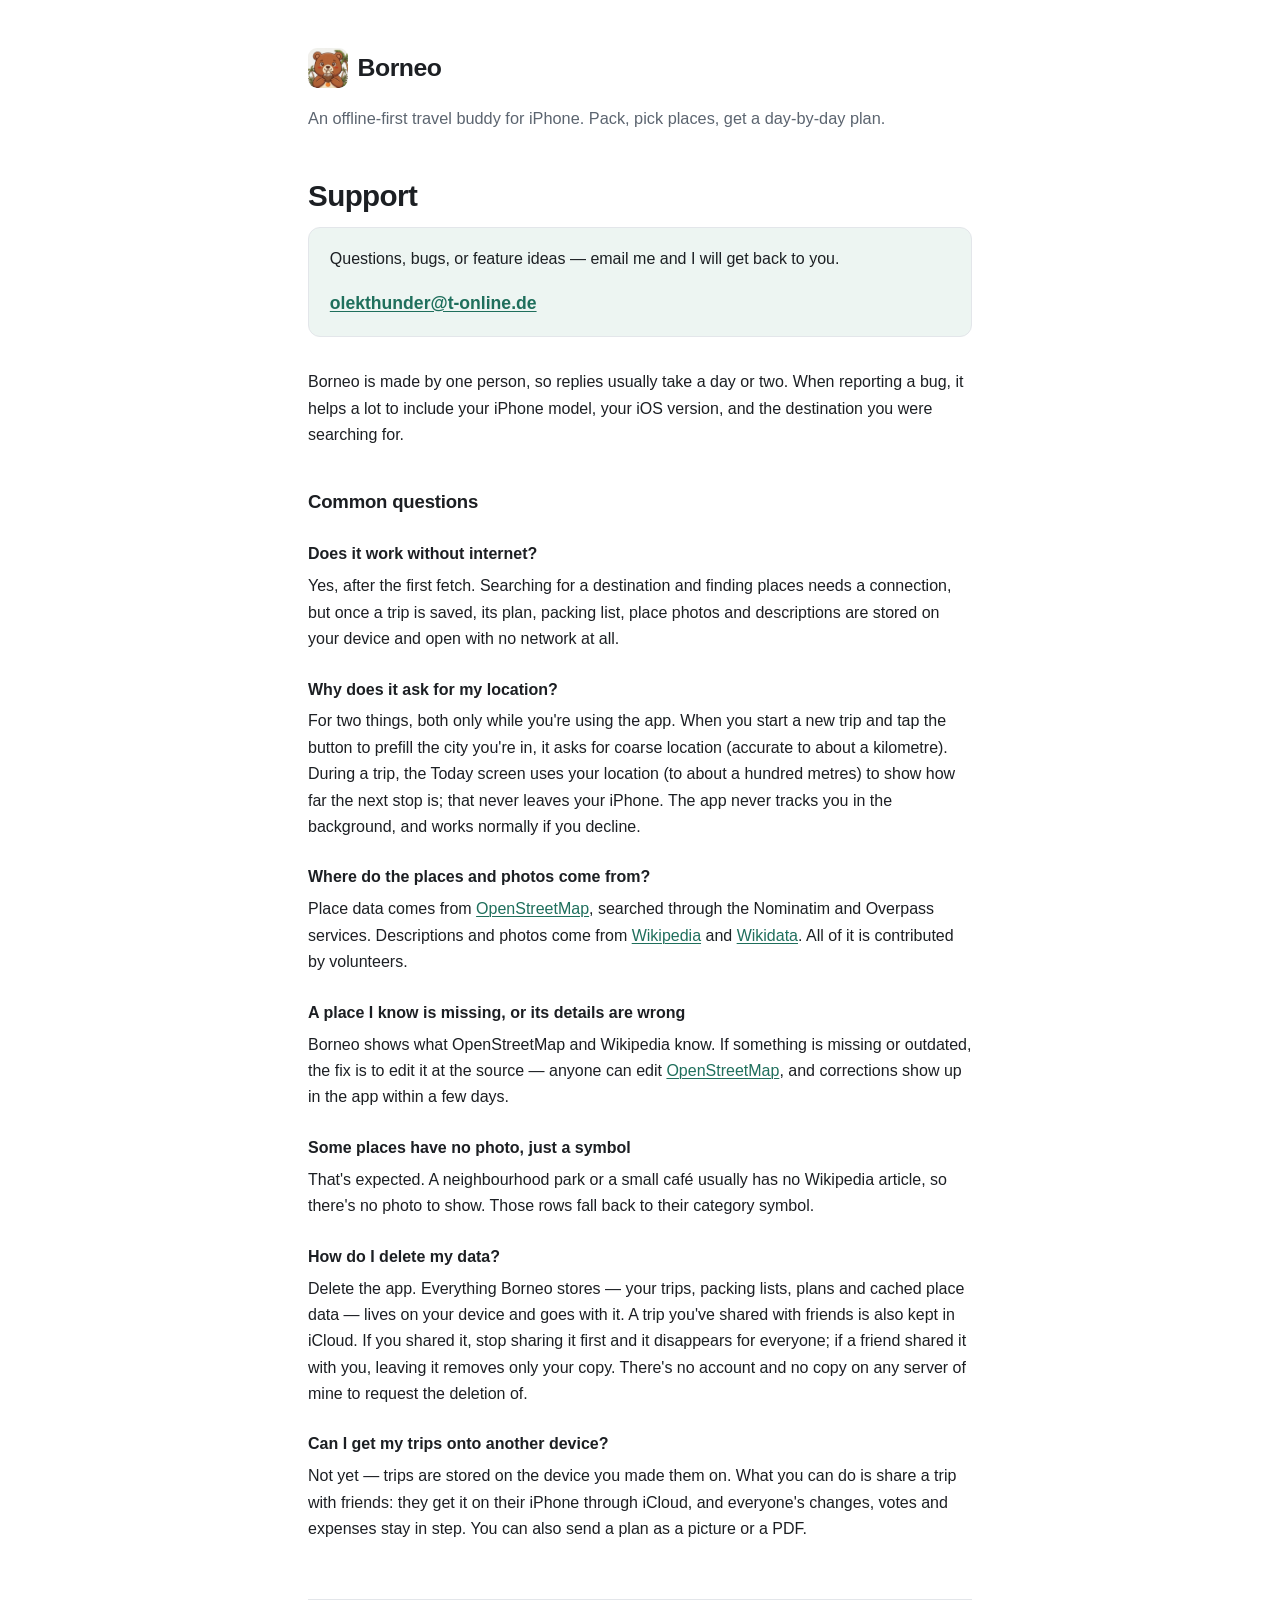
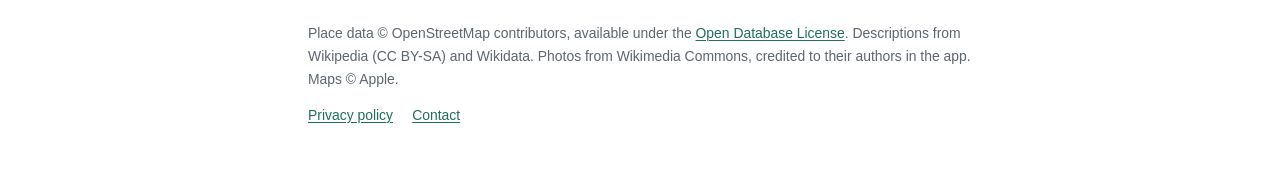
<file: index.html>
<!doctype html>
<html lang="en">
<head>
<meta charset="utf-8">
<meta name="viewport" content="width=device-width, initial-scale=1">
<title>Borneo: Travel buddy — Support</title>
<meta name="description" content="Support and help for Borneo, an offline-first travel planner for iPhone.">
<link rel="icon" type="image/png" href="favicon.png">
<link rel="apple-touch-icon" href="apple-touch-icon.png">
<link rel="stylesheet" href="style.css">
</head>
<body>
<div class="wrap">

<header>
  <a class="mark" href="./"><img class="mark-icon" src="apple-touch-icon.png" alt="" width="40" height="40"> Borneo</a>
  <p class="tagline">An offline-first travel buddy for iPhone. Pack, pick places, get a day-by-day plan.</p>
</header>

<h1>Support</h1>

<div class="callout">
  <p>Questions, bugs, or feature ideas — email me and I will get back to you.</p>
  <p class="contact"><a href="mailto:olekthunder@t-online.de">olekthunder@t-online.de</a></p>
</div>

<p>Borneo is made by one person, so replies usually take a day or two. When reporting a
bug, it helps a lot to include your iPhone model, your iOS version, and the destination
you were searching for.</p>

<h2>Common questions</h2>

<h3>Does it work without internet?</h3>
<p>Yes, after the first fetch. Searching for a destination and finding places needs a
connection, but once a trip is saved, its plan, packing list, place photos and
descriptions are stored on your device and open with no network at all.</p>

<h3>Why does it ask for my location?</h3>
<p>For two things, both only while you're using the app. When you start a new trip and
tap the button to prefill the city you're in, it asks for coarse location (accurate to
about a kilometre). During a trip, the Today screen uses your location (to about a
hundred metres) to show how far the next stop is; that never leaves your iPhone. The app
never tracks you in the background, and works normally if you decline.</p>

<h3>Where do the places and photos come from?</h3>
<p>Place data comes from <a href="https://www.openstreetmap.org/">OpenStreetMap</a>,
searched through the Nominatim and Overpass services. Descriptions and photos come from
<a href="https://www.wikipedia.org/">Wikipedia</a> and
<a href="https://www.wikidata.org/">Wikidata</a>. All of it is contributed by volunteers.</p>

<h3>A place I know is missing, or its details are wrong</h3>
<p>Borneo shows what OpenStreetMap and Wikipedia know. If something is missing or
outdated, the fix is to edit it at the source — anyone can edit
<a href="https://www.openstreetmap.org/">OpenStreetMap</a>, and corrections show up in
the app within a few days.</p>

<h3>Some places have no photo, just a symbol</h3>
<p>That's expected. A neighbourhood park or a small café usually has no Wikipedia
article, so there's no photo to show. Those rows fall back to their category symbol.</p>

<h3>How do I delete my data?</h3>
<p>Delete the app. Everything Borneo stores — your trips, packing lists, plans and
cached place data — lives on your device and goes with it. A trip you've shared with
friends is also kept in iCloud. If you shared it, stop sharing it first and it
disappears for everyone; if a friend shared it with you, leaving it removes only your
copy. There's no account and no copy on
any server of mine to request the deletion of.</p>

<h3>Can I get my trips onto another device?</h3>
<p>Not yet — trips are stored on the device you made them on. What you can do is share
a trip with friends: they get it on their iPhone through iCloud, and everyone's changes,
votes and expenses stay in step. You can also send a plan as a picture or a PDF.</p>

<footer>
  <p>Place data © OpenStreetMap contributors, available under the
  <a href="https://opendatacommons.org/licenses/odbl/">Open Database License</a>.
  Descriptions from Wikipedia (CC BY-SA) and Wikidata. Photos from Wikimedia Commons,
  credited to their authors in the app. Maps © Apple.</p>
  <nav class="links">
    <a href="./privacy.html">Privacy policy</a>
    <a href="mailto:olekthunder@t-online.de">Contact</a>
  </nav>
</footer>

</div>
</body>
</html>
</file>
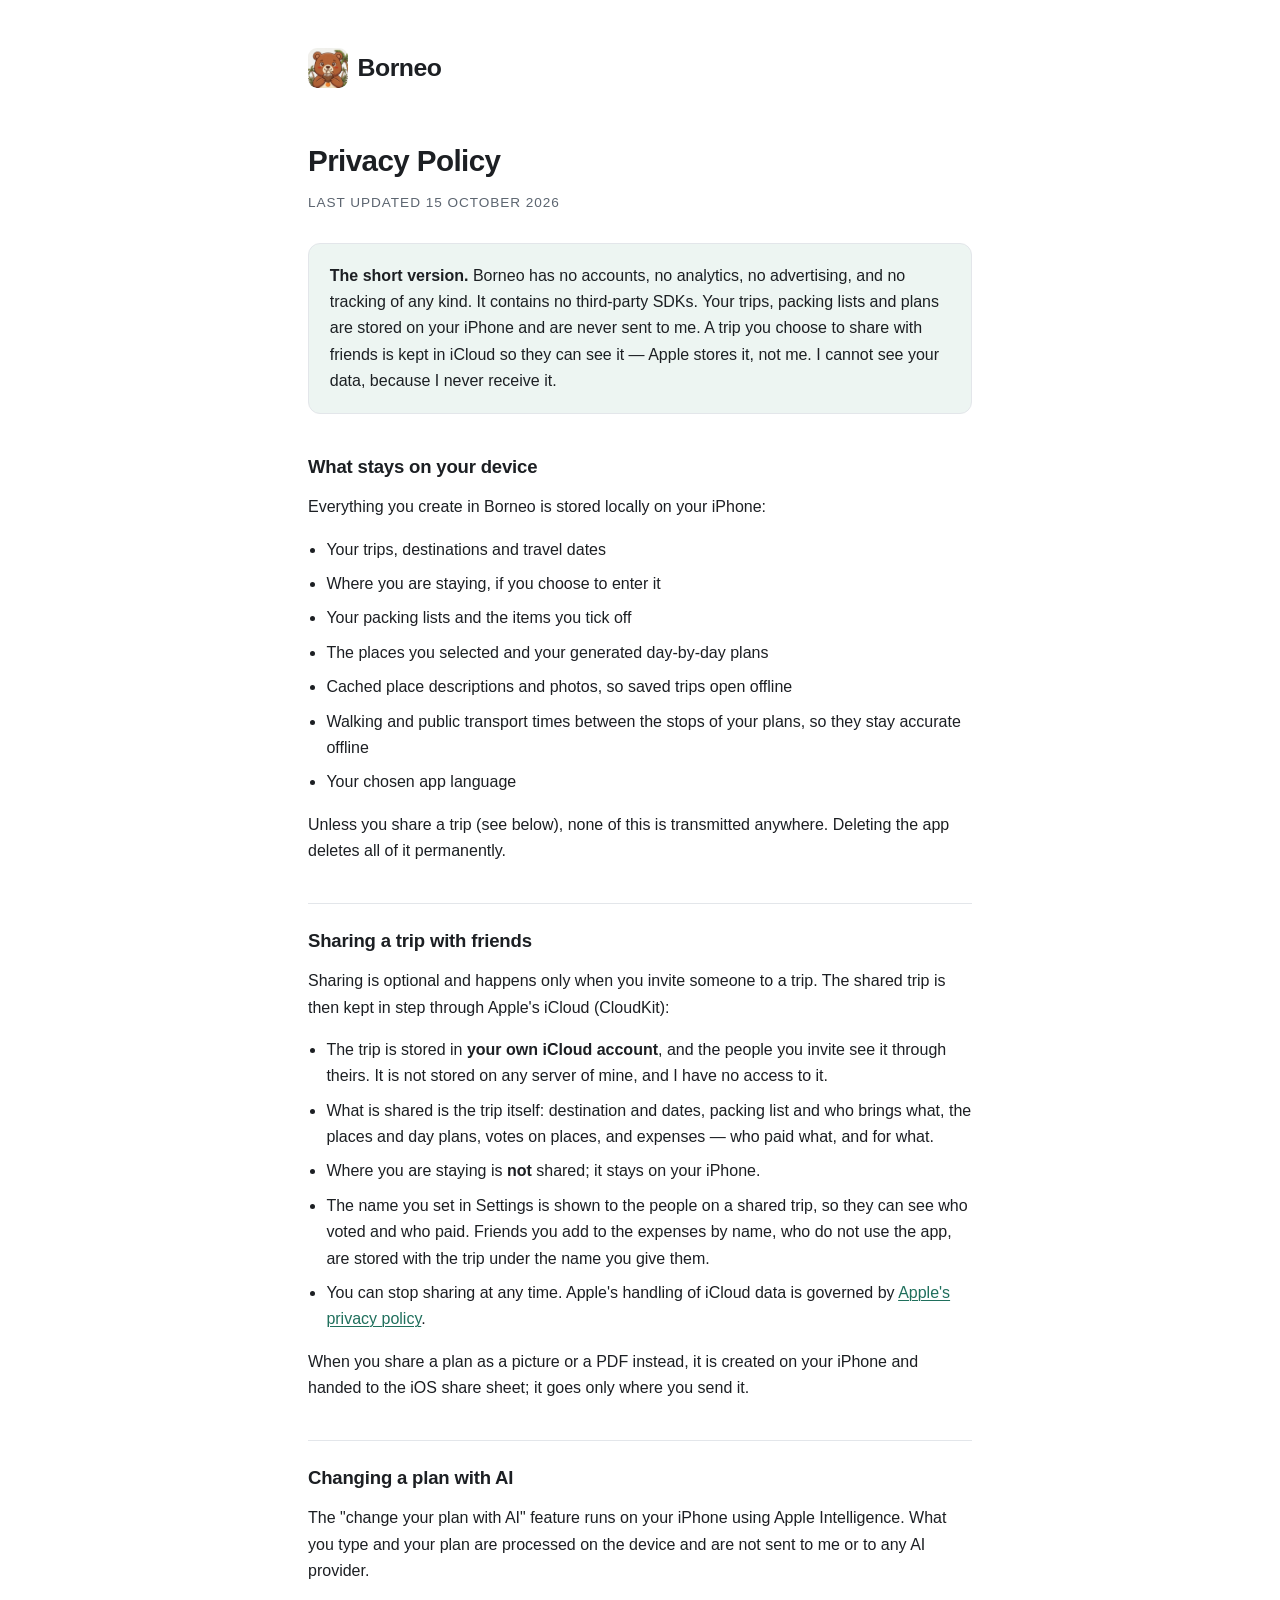
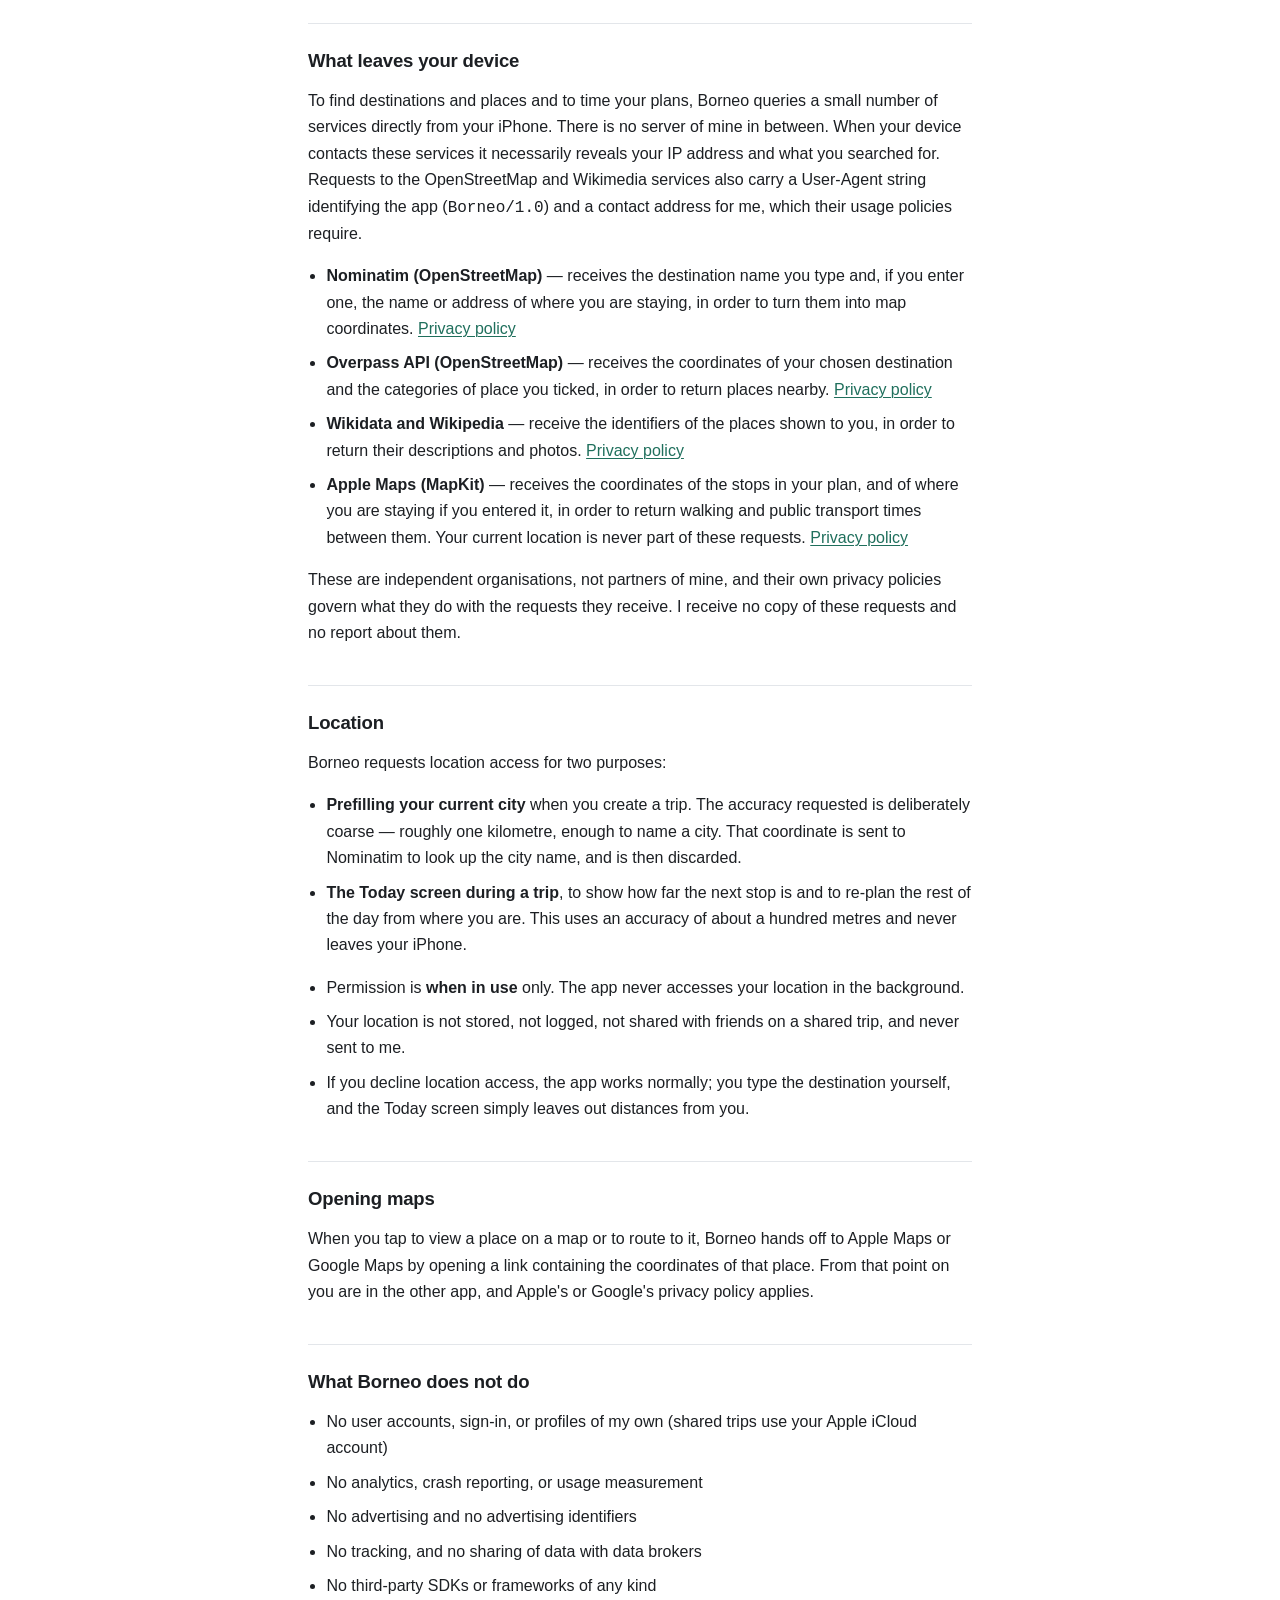
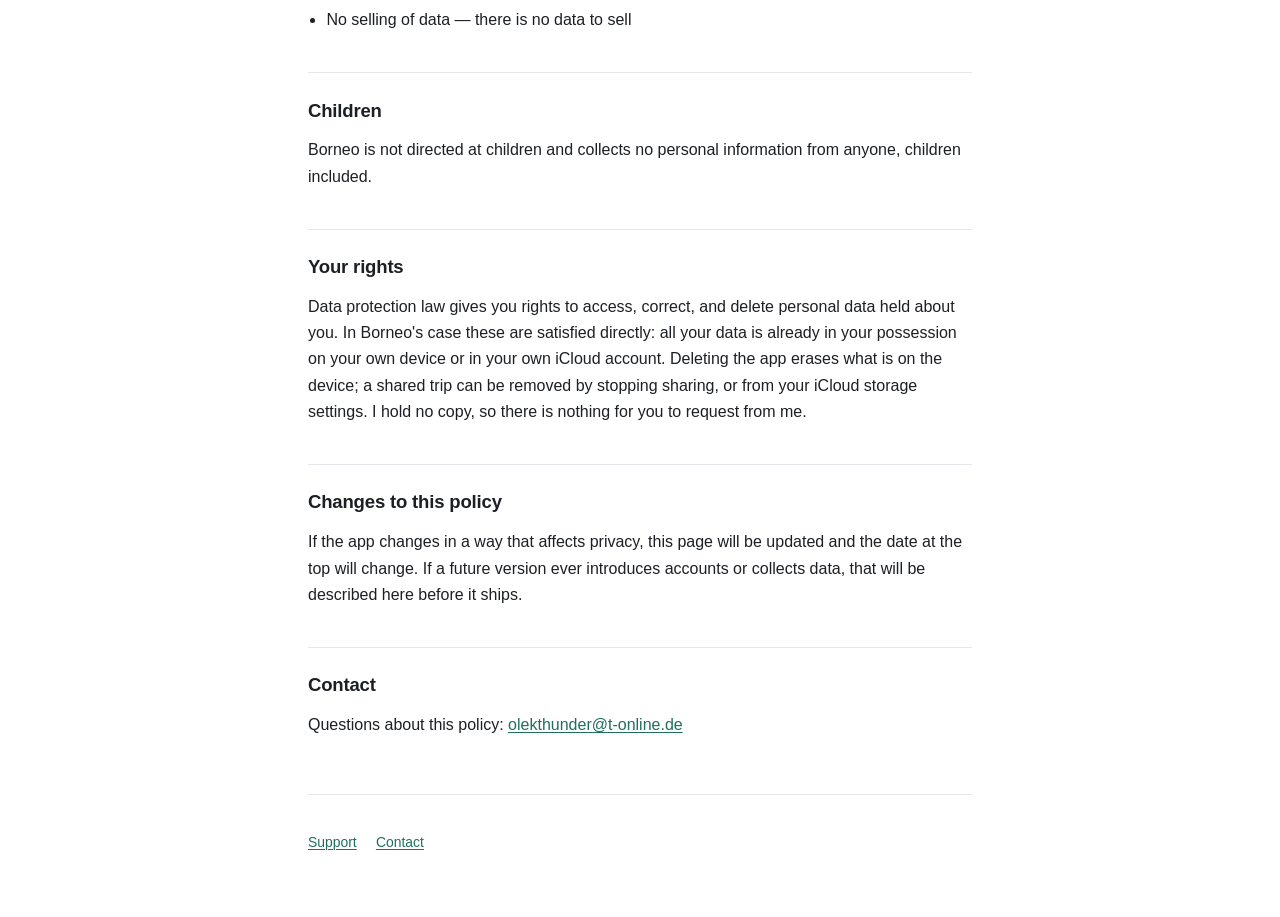
<file: privacy.html>
<!doctype html>
<html lang="en">
<head>
<meta charset="utf-8">
<meta name="viewport" content="width=device-width, initial-scale=1">
<title>Borneo: Travel buddy — Privacy Policy</title>
<meta name="description" content="Privacy policy for Borneo, an offline-first travel planner for iPhone.">
<link rel="icon" type="image/png" href="favicon.png">
<link rel="apple-touch-icon" href="apple-touch-icon.png">
<link rel="stylesheet" href="style.css">
</head>
<body>
<div class="wrap">

<header>
  <a class="mark" href="./"><img class="mark-icon" src="apple-touch-icon.png" alt="" width="40" height="40"> Borneo</a>
</header>

<h1>Privacy Policy</h1>
<p class="eyebrow">Last updated 15 October 2026</p>

<div class="callout">
  <p><strong>The short version.</strong> Borneo has no accounts, no analytics, no
  advertising, and no tracking of any kind. It contains no third-party SDKs. Your trips,
  packing lists and plans are stored on your iPhone and are never sent to me. A trip you
  choose to share with friends is kept in iCloud so they can see it — Apple stores it, not
  me. I cannot see your data, because I never receive it.</p>
</div>

<h2>What stays on your device</h2>
<p>Everything you create in Borneo is stored locally on your iPhone:</p>
<ul>
  <li>Your trips, destinations and travel dates</li>
  <li>Where you are staying, if you choose to enter it</li>
  <li>Your packing lists and the items you tick off</li>
  <li>The places you selected and your generated day-by-day plans</li>
  <li>Cached place descriptions and photos, so saved trips open offline</li>
  <li>Walking and public transport times between the stops of your plans, so they stay
  accurate offline</li>
  <li>Your chosen app language</li>
</ul>
<p>Unless you share a trip (see below), none of this is transmitted anywhere. Deleting the
app deletes all of it permanently.</p>

<h2>Sharing a trip with friends</h2>
<p>Sharing is optional and happens only when you invite someone to a trip. The shared
trip is then kept in step through Apple's iCloud (CloudKit):</p>
<ul>
  <li>The trip is stored in <strong>your own iCloud account</strong>, and the people you
  invite see it through theirs. It is not stored on any server of mine, and I have no
  access to it.</li>
  <li>What is shared is the trip itself: destination and dates, packing list and who
  brings what, the places and day plans, votes on places, and expenses — who paid what,
  and for what.</li>
  <li>Where you are staying is <strong>not</strong> shared; it stays on your iPhone.</li>
  <li>The name you set in Settings is shown to the people on a shared trip, so they can
  see who voted and who paid. Friends you add to the expenses by name, who do not use the
  app, are stored with the trip under the name you give them.</li>
  <li>You can stop sharing at any time. Apple's handling of iCloud data is governed by
  <a href="https://www.apple.com/legal/privacy/">Apple's privacy policy</a>.</li>
</ul>
<p>When you share a plan as a picture or a PDF instead, it is created on your iPhone and
handed to the iOS share sheet; it goes only where you send it.</p>

<h2>Changing a plan with AI</h2>
<p>The "change your plan with AI" feature runs on your iPhone using Apple Intelligence.
What you type and your plan are processed on the device and are not sent to me or to any
AI provider.</p>

<h2>What leaves your device</h2>
<p>To find destinations and places and to time your plans, Borneo queries a small number
of services directly from your iPhone. There is no server of mine in between. When your
device contacts these services it necessarily reveals your IP address and what you
searched for. Requests to the OpenStreetMap and Wikimedia services also carry a
User-Agent string identifying the app (<code>Borneo/1.0</code>) and a contact address for
me, which their usage policies require.</p>

<ul>
  <li><strong>Nominatim (OpenStreetMap)</strong> — receives the destination name you type
  and, if you enter one, the name or address of where you are staying, in order to turn
  them into map coordinates.
  <a href="https://osmfoundation.org/wiki/Privacy_Policy">Privacy policy</a></li>
  <li><strong>Overpass API (OpenStreetMap)</strong> — receives the coordinates of your
  chosen destination and the categories of place you ticked, in order to return places
  nearby. <a href="https://osmfoundation.org/wiki/Privacy_Policy">Privacy policy</a></li>
  <li><strong>Wikidata and Wikipedia</strong> — receive the identifiers of the places
  shown to you, in order to return their descriptions and photos.
  <a href="https://foundation.wikimedia.org/wiki/Policy:Privacy_policy">Privacy policy</a></li>
  <li><strong>Apple Maps (MapKit)</strong> — receives the coordinates of the stops in your
  plan, and of where you are staying if you entered it, in order to return walking and
  public transport times between them. Your current location is never part of these
  requests. <a href="https://www.apple.com/legal/privacy/">Privacy policy</a></li>
</ul>

<p>These are independent organisations, not partners of mine, and their own privacy
policies govern what they do with the requests they receive. I receive no copy of these
requests and no report about them.</p>

<h2>Location</h2>
<p>Borneo requests location access for two purposes:</p>
<ul>
  <li><strong>Prefilling your current city</strong> when you create a trip. The accuracy
  requested is deliberately coarse — roughly one kilometre, enough to name a city. That
  coordinate is sent to Nominatim to look up the city name, and is then discarded.</li>
  <li><strong>The Today screen during a trip</strong>, to show how far the next stop is
  and to re-plan the rest of the day from where you are. This uses an accuracy of about
  a hundred metres and never leaves your iPhone.</li>
</ul>
<ul>
  <li>Permission is <strong>when in use</strong> only. The app never accesses your
  location in the background.</li>
  <li>Your location is not stored, not logged, not shared with friends on a shared trip,
  and never sent to me.</li>
  <li>If you decline location access, the app works normally; you type the destination
  yourself, and the Today screen simply leaves out distances from you.</li>
</ul>

<h2>Opening maps</h2>
<p>When you tap to view a place on a map or to route to it, Borneo hands off to Apple
Maps or Google Maps by opening a link containing the coordinates of that place. From that
point on you are in the other app, and Apple's or Google's privacy policy applies.</p>

<h2>What Borneo does not do</h2>
<ul>
  <li>No user accounts, sign-in, or profiles of my own (shared trips use your Apple
  iCloud account)</li>
  <li>No analytics, crash reporting, or usage measurement</li>
  <li>No advertising and no advertising identifiers</li>
  <li>No tracking, and no sharing of data with data brokers</li>
  <li>No third-party SDKs or frameworks of any kind</li>
  <li>No selling of data — there is no data to sell</li>
</ul>

<h2>Children</h2>
<p>Borneo is not directed at children and collects no personal information from anyone,
children included.</p>

<h2>Your rights</h2>
<p>Data protection law gives you rights to access, correct, and delete personal data held
about you. In Borneo's case these are satisfied directly: all your data is already in your
possession on your own device or in your own iCloud account. Deleting the app erases what
is on the device; a shared trip can be removed by stopping sharing, or from your iCloud
storage settings. I hold no copy, so there is nothing for you to request from me.</p>

<h2>Changes to this policy</h2>
<p>If the app changes in a way that affects privacy, this page will be updated and the
date at the top will change. If a future version ever introduces accounts or collects
data, that will be described here before it ships.</p>

<h2>Contact</h2>
<p>Questions about this policy: <a href="mailto:olekthunder@t-online.de">olekthunder@t-online.de</a></p>

<footer>
  <nav class="links">
    <a href="./">Support</a>
    <a href="mailto:olekthunder@t-online.de">Contact</a>
  </nav>
</footer>

</div>
</body>
</html>
</file>
<file: style.css>
:root {
  --bg: #ffffff;
  --surface: #f6f7f9;
  --border: #e3e6ea;
  --text: #1c1f23;
  --muted: #5c6570;
  --accent: #1f6f5c;
  --accent-soft: #edf5f2;
}

@media (prefers-color-scheme: dark) {
  :root {
    --bg: #15181c;
    --surface: #1d2126;
    --border: #2d333a;
    --text: #e8eaed;
    --muted: #9aa4af;
    --accent: #5fbfa4;
    --accent-soft: #1b2a27;
  }
}

* { box-sizing: border-box; }

body {
  margin: 0;
  background: var(--bg);
  color: var(--text);
  font: 16px/1.65 -apple-system, BlinkMacSystemFont, "Segoe UI", Roboto, Helvetica, Arial, sans-serif;
  -webkit-text-size-adjust: 100%;
}

.wrap {
  max-width: 44rem;
  margin: 0 auto;
  padding: 3rem 1.25rem 4rem;
}

header { margin-bottom: 2.5rem; }

.mark {
  display: inline-flex;
  align-items: center;
  gap: .6rem;
  font-size: 1.55rem;
  font-weight: 700;
  letter-spacing: -.02em;
  text-decoration: none;
  color: var(--text);
}

.mark-icon { width: 40px; height: 40px; border-radius: 9px; }

.tagline {
  margin: .5rem 0 0;
  color: var(--muted);
  font-size: 1.02rem;
}

h1 {
  font-size: 1.85rem;
  letter-spacing: -.02em;
  margin: 0 0 .4rem;
}

h2 {
  font-size: 1.16rem;
  letter-spacing: -.01em;
  margin: 2.4rem 0 .7rem;
  padding-top: 1.4rem;
  border-top: 1px solid var(--border);
}

h2:first-of-type { border-top: 0; padding-top: 0; }

h3 {
  font-size: 1rem;
  margin: 1.5rem 0 .35rem;
}

p, li { color: var(--text); }
p { margin: 0 0 1rem; }
ul { padding-left: 1.15rem; margin: 0 0 1rem; }
li { margin-bottom: .5rem; }

a { color: var(--accent); text-decoration-thickness: 1px; text-underline-offset: 2px; }

.eyebrow {
  color: var(--muted);
  font-size: .85rem;
  text-transform: uppercase;
  letter-spacing: .07em;
  margin: 0 0 1.8rem;
}

.callout {
  background: var(--accent-soft);
  border: 1px solid var(--border);
  border-radius: 12px;
  padding: 1.15rem 1.3rem;
  margin: 0 0 2rem;
}

.callout p:last-child { margin-bottom: 0; }

.card {
  background: var(--surface);
  border: 1px solid var(--border);
  border-radius: 12px;
  padding: 1.15rem 1.3rem;
  margin: 0 0 1rem;
}

.card p:last-child { margin-bottom: 0; }

.contact {
  font-size: 1.1rem;
  font-weight: 600;
}

footer {
  margin-top: 3.5rem;
  padding-top: 1.4rem;
  border-top: 1px solid var(--border);
  color: var(--muted);
  font-size: .87rem;
}

footer p { color: var(--muted); margin-bottom: .5rem; }

nav.links { margin-top: .8rem; display: flex; gap: 1.2rem; flex-wrap: wrap; }
</file>
